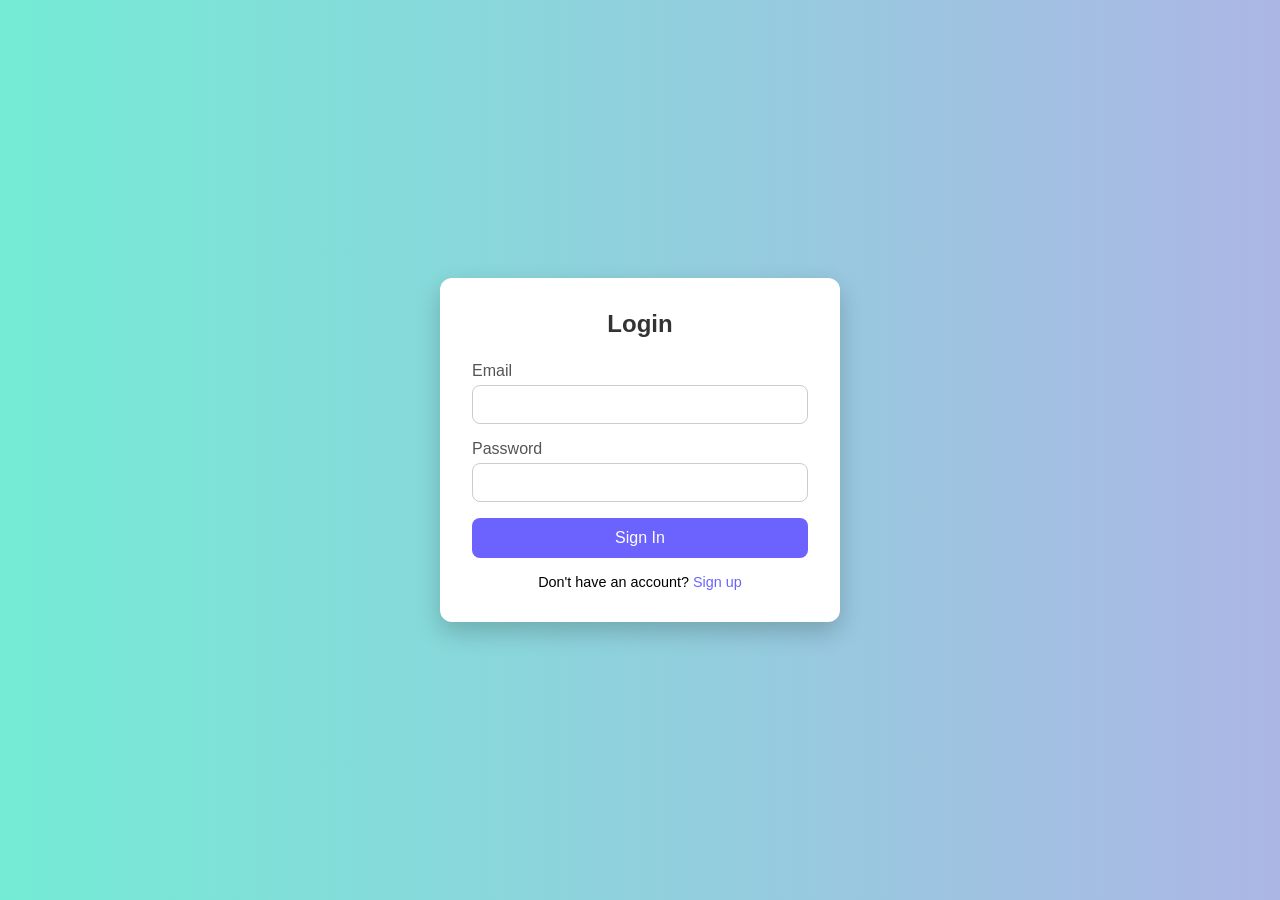
<file: index.html>
<!DOCTYPE html>
<html lang="en">
<head>
  <meta charset="UTF-8" />
  <meta name="viewport" content="width=device-width, initial-scale=1.0" />
  <title>Modern Login Form</title>
  <link rel="stylesheet" href="/CSS/style.css" />
</head>
<body>
  <div class="login-container">
    <form class="login-form">
      <h2>Login</h2>
      <div class="input-group">
        <label>Email</label>
        <input type="email" required />
      </div>
      <div class="input-group">
        <label>Password</label>
        <input type="password" required />
      </div>
      <button type="submit">Sign In</button>
      <p class="signup-link">Don't have an account? <a href="#">Sign up</a></p>
    </form>
  </div>
</body>
</html>
</file>
<file: CSS/style.css>
* {
  margin: 0;
  padding: 0;
  box-sizing: border-box;
}

body {
  font-family: 'Segoe UI', sans-serif;
  background: linear-gradient(to right, #74ebd5, #acb6e5);
  height: 100vh;
  display: flex;
  justify-content: center;
  align-items: center;
}

.login-container {
  background: white;
  padding: 2rem;
  border-radius: 12px;
  box-shadow: 0 10px 25px rgba(0, 0, 0, 0.2);
  width: 100%;
  max-width: 400px;
}

.login-form h2 {
  margin-bottom: 1.5rem;
  text-align: center;
  color: #333;
}

.input-group {
  margin-bottom: 1rem;
}

.input-group label {
  display: block;
  margin-bottom: 0.3rem;
  color: #555;
}

.input-group input {
  width: 100%;
  padding: 0.6rem;
  border: 1px solid #ccc;
  border-radius: 8px;
  outline: none;
  font-size: 1rem;
}

button {
  width: 100%;
  padding: 0.7rem;
  background: #6c63ff;
  border: none;
  color: white;
  font-size: 1rem;
  border-radius: 8px;
  cursor: pointer;
  transition: background 0.3s ease;
}

button:hover {
  background: #574fd6;
}

.signup-link {
  text-align: center;
  margin-top: 1rem;
  font-size: 0.9rem;
}

.signup-link a {
  color: #6c63ff;
  text-decoration: none;
}
</file>
